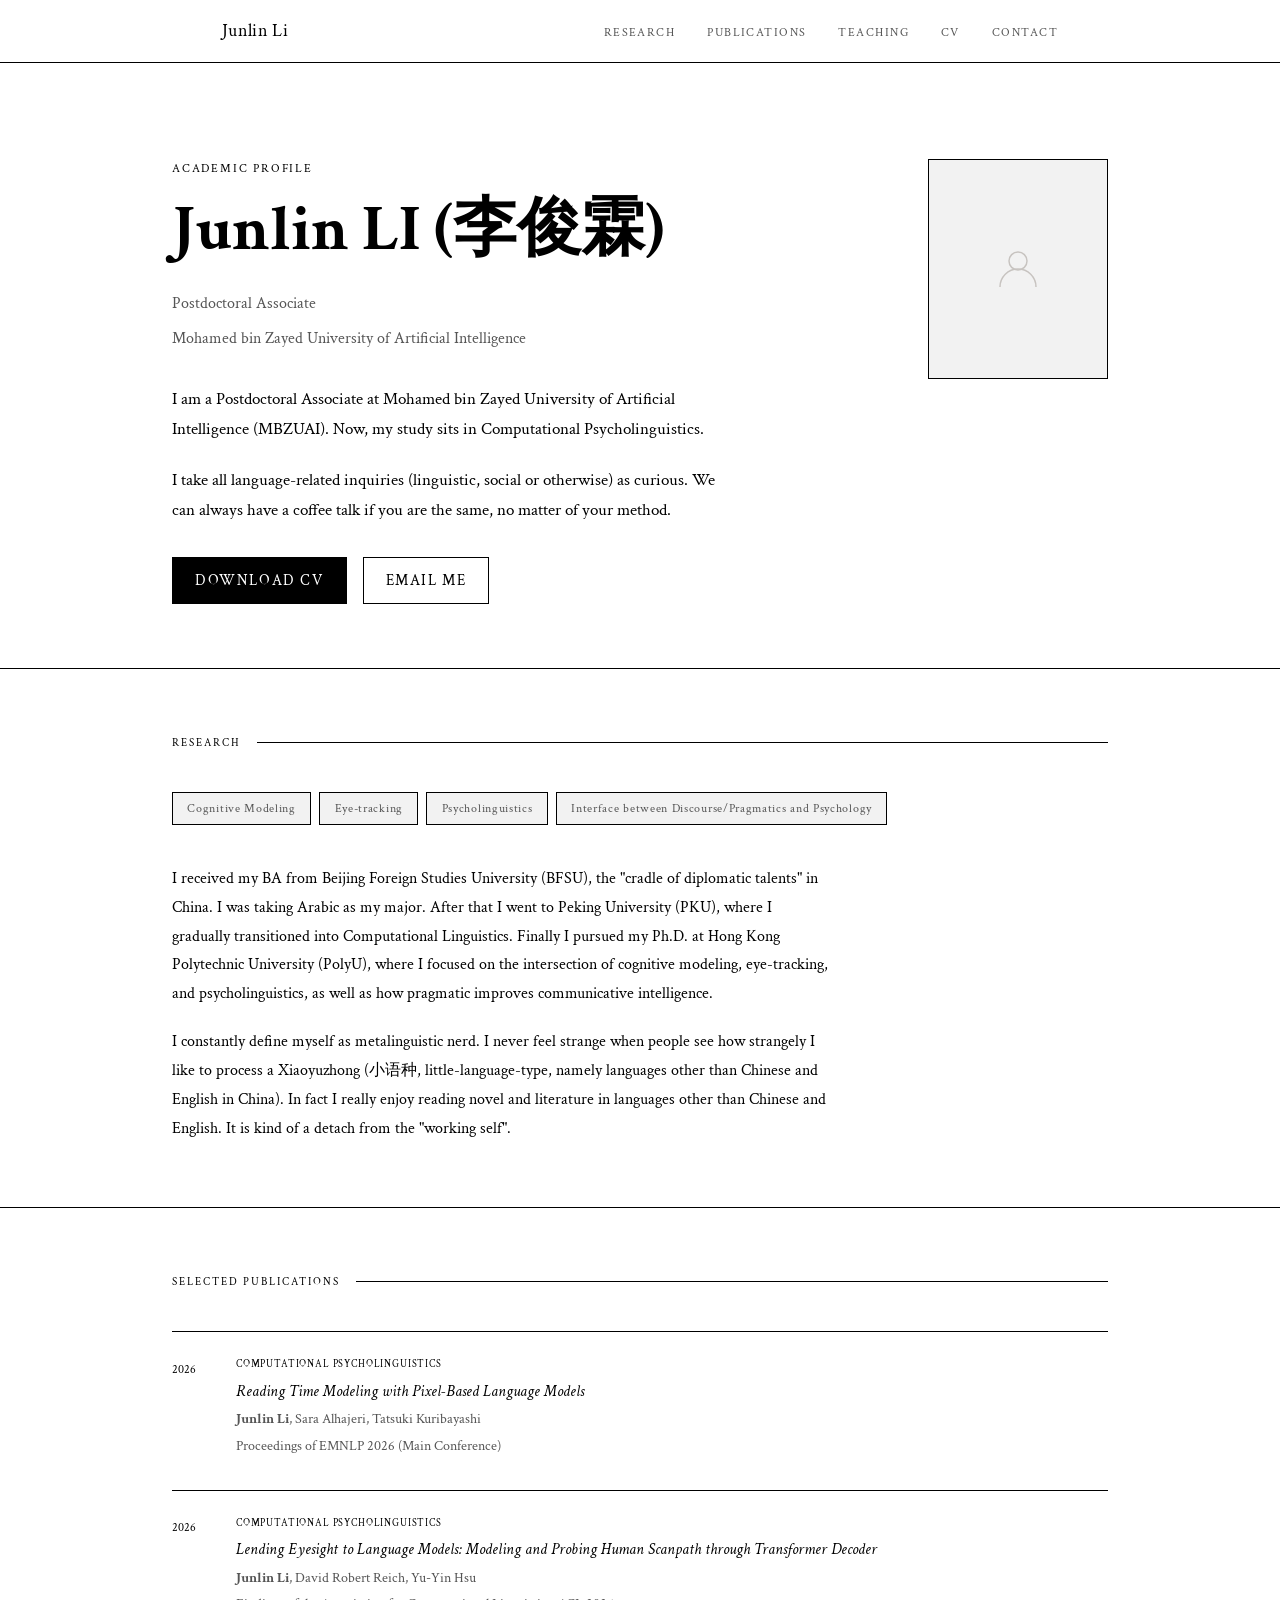
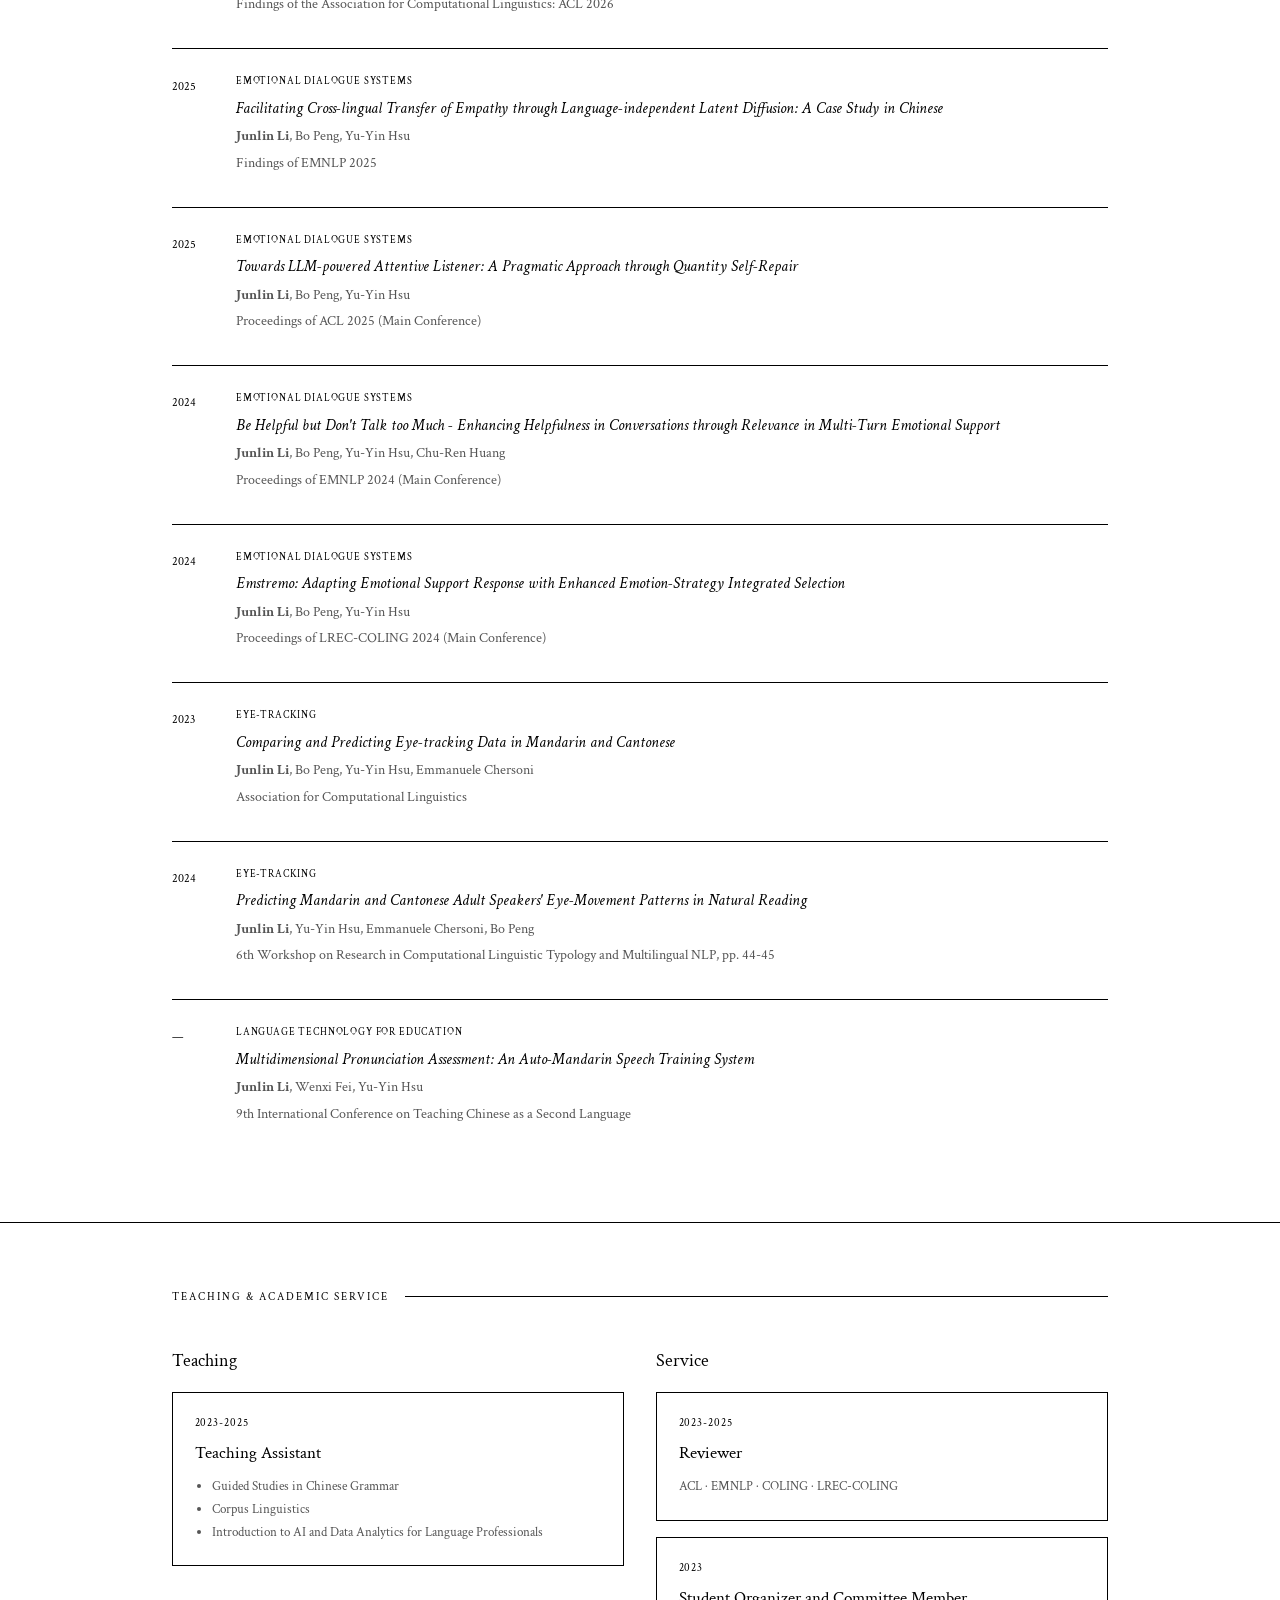
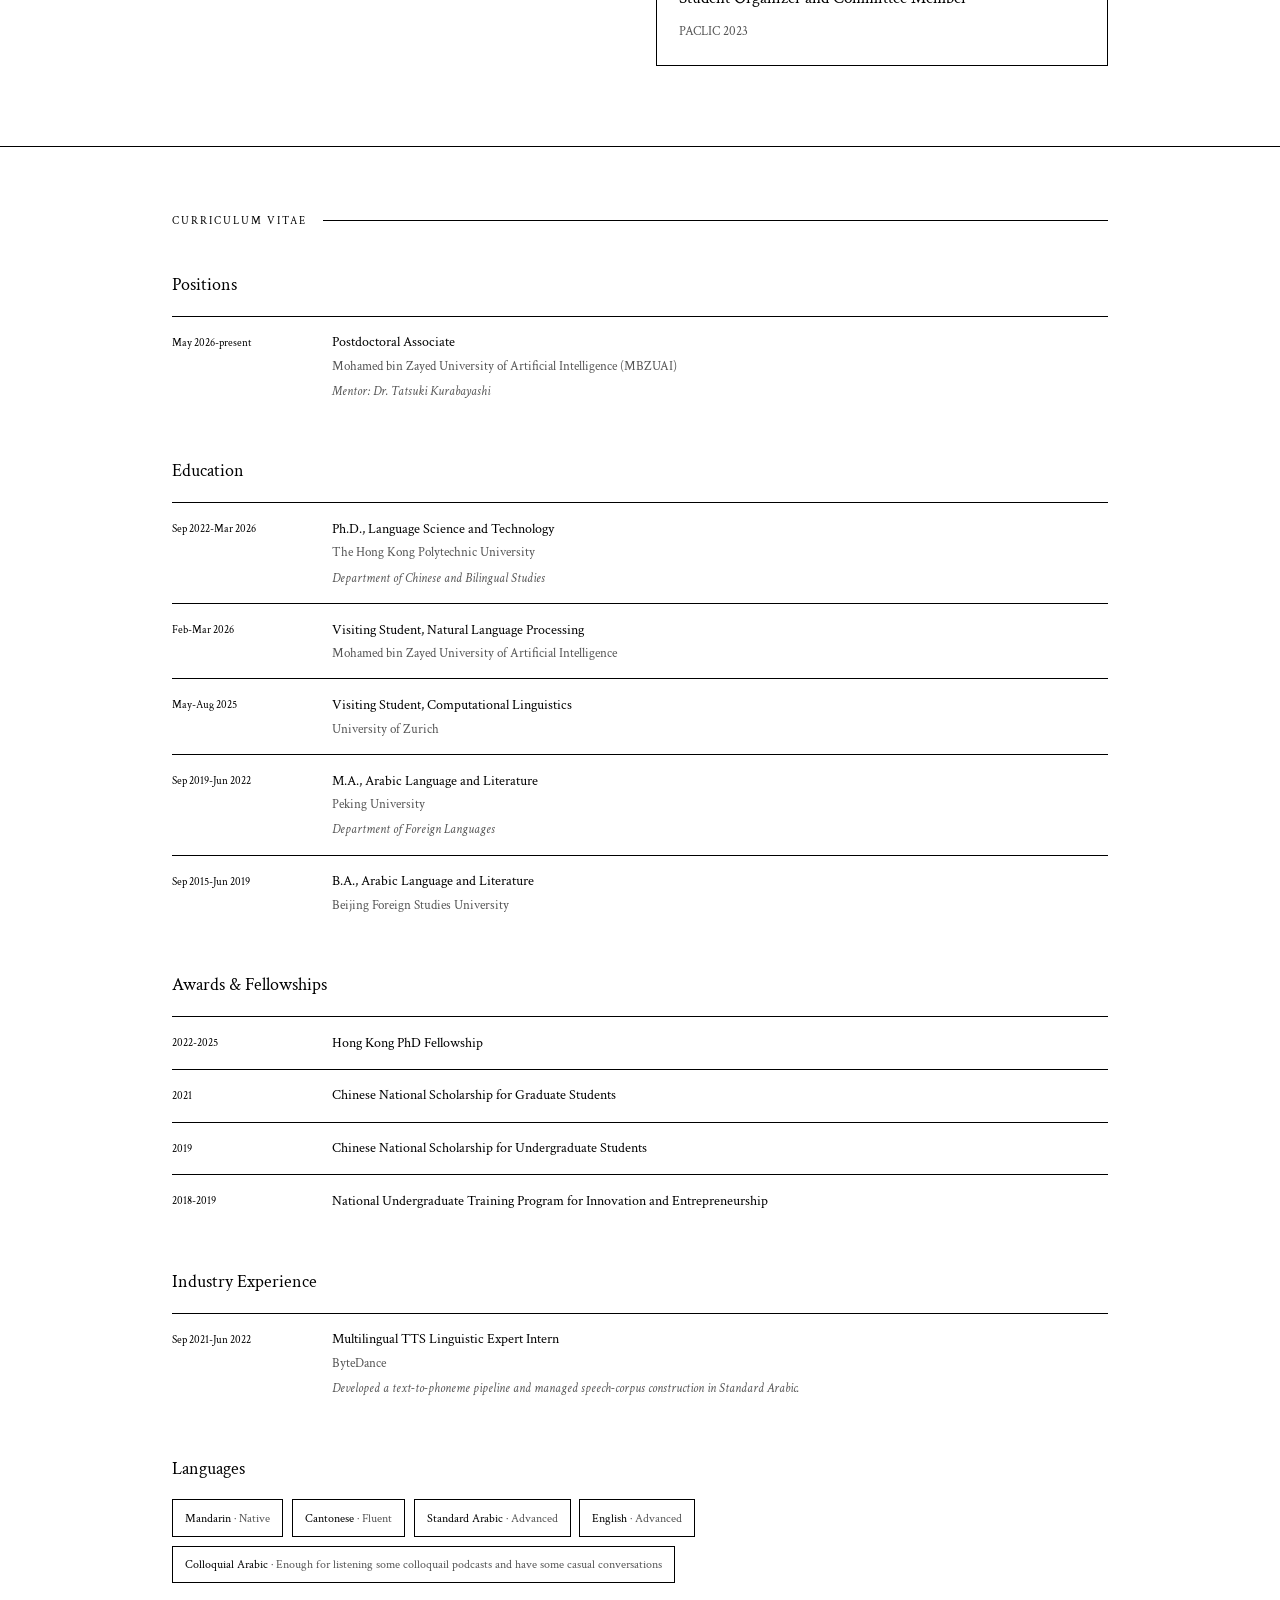
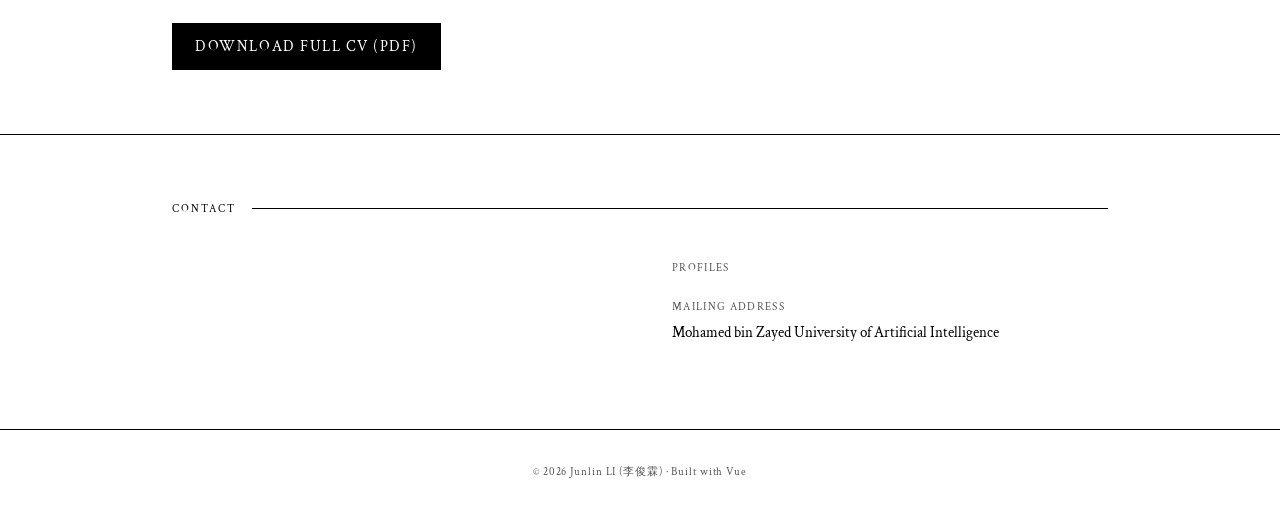
<file: index.html>
<!doctype html><html lang="en"><head><meta charset="utf-8"/><meta http-equiv="X-UA-Compatible" content="IE=edge"/><meta name="viewport" content="width=device-width,initial-scale=1"/><link rel="preconnect" href="https://fonts.googleapis.com"/><link href="https://fonts.googleapis.com/css2?family=Noto+Serif+JP:wght@300;400;700&family=Noto+Sans+JP:wght@300;400;500&family=DM+Mono:wght@300;400&display=swap" rel="stylesheet"/><meta name="description" content="Junlin Li — Postdoctoral Associate at Mohamed bin Zayed University of Artificial Intelligence."/><title>Junlin Li — Academic Profile</title><script defer="defer" src="js/chunk-vendors.f9f7fb63.js"></script><script defer="defer" src="js/app.dcdc681f.js"></script><link href="css/app.d665eb03.css" rel="stylesheet"></head><body><noscript><strong>Please enable JavaScript to view this site.</strong></noscript><div id="app"></div></body></html>
</file>
<file: css/app.d665eb03.css>
@import url(https://fonts.googleapis.com/css2?family=Crimson+Text:ital,wght@0,400;0,600;0,700;1,400&display=swap);nav[data-v-2a1890a2]{position:sticky;top:0;z-index:100;background:var(--bg);border-bottom:1px solid var(--rule);padding:1rem 0}.inner[data-v-2a1890a2]{max-width:900px;margin:0 auto;padding:0 2rem;display:flex;justify-content:space-between;align-items:center}.nav-name[data-v-2a1890a2]{font-family:"Noto Serif JP",serif;font-size:1.1rem;letter-spacing:.02em}.nav-links[data-v-2a1890a2]{display:flex;gap:2rem;list-style:none}.nav-links a[data-v-2a1890a2]{font-family:DM Mono,monospace;font-size:.75rem;text-transform:uppercase;letter-spacing:.12em;color:var(--muted);text-decoration:none;transition:color .2s}.nav-links a[data-v-2a1890a2]:hover{color:var(--accent)}#hero[data-v-c33f72d6]{padding:6rem 0 4rem;border-bottom:1px solid var(--rule)}.hero-grid[data-v-c33f72d6]{display:grid;grid-template-columns:1fr auto;gap:4rem;align-items:start}.hero-eyebrow[data-v-c33f72d6]{font-family:DM Mono,monospace;font-size:.75rem;letter-spacing:.15em;text-transform:uppercase;color:var(--accent2);margin-bottom:1rem;opacity:0;animation:fadeUp .6s ease .1s forwards}.hero-name[data-v-c33f72d6]{font-family:"Noto Serif JP",serif;font-size:clamp(2.5rem,5vw,4rem);font-weight:700;line-height:1.1;margin-bottom:1.5rem;opacity:0;animation:fadeUp .6s ease .2s forwards}.hero-affiliation[data-v-c33f72d6],.hero-title[data-v-c33f72d6]{font-size:1rem;color:var(--muted);margin-bottom:.5rem;opacity:0;animation:fadeUp .6s ease .3s forwards}.hero-affiliation[data-v-c33f72d6]{margin-bottom:2rem;animation-delay:.35s}.hero-bio[data-v-c33f72d6]{font-size:1.05rem;line-height:1.8;max-width:560px;opacity:0;animation:fadeUp .6s ease .4s forwards}.hero-bio p+p[data-v-c33f72d6]{margin-top:1.2em}.hero-bio[data-v-c33f72d6] strong{font-weight:600;color:var(--ink)}.hero-links[data-v-c33f72d6]{display:flex;gap:1rem;margin-top:2rem;flex-wrap:wrap;opacity:0;animation:fadeUp .6s ease .5s forwards}.avatar-wrap[data-v-c33f72d6]{opacity:0;animation:fadeUp .6s ease .2s forwards}.avatar[data-v-c33f72d6]{width:180px;height:220px;background:var(--highlight);border:1px solid var(--rule);display:flex;flex-direction:column;align-items:center;justify-content:center;gap:.5rem;color:var(--muted);font-family:DM Mono,monospace;font-size:.7rem;text-align:center;letter-spacing:.05em;overflow:hidden}.avatar svg[data-v-c33f72d6]{opacity:.35}.avatar img[data-v-c33f72d6]{width:100%;height:100%;-o-object-fit:cover;object-fit:cover}@media (max-width:640px){.hero-grid[data-v-c33f72d6]{grid-template-columns:1fr}.avatar-wrap[data-v-c33f72d6]{order:-1}.avatar[data-v-c33f72d6]{width:120px;height:150px}}.research-interests[data-v-d12d79ec]{display:flex;flex-wrap:wrap;gap:.5rem;margin-bottom:2.5rem}.tag[data-v-d12d79ec]{font-family:DM Mono,monospace;font-size:.72rem;letter-spacing:.06em;padding:.35rem .9rem;background:var(--highlight);border:1px solid var(--rule);color:var(--muted)}.research-desc[data-v-d12d79ec]{font-size:1rem;line-height:1.8;max-width:660px}.research-desc p+p[data-v-d12d79ec]{margin-top:1.2em}.research-desc[data-v-d12d79ec] .big{font-size:1.25em}.research-desc[data-v-d12d79ec] .small{font-size:.85em}.research-desc[data-v-d12d79ec] .mono{font-family:DM Mono,monospace}.research-desc[data-v-d12d79ec] .accent{color:var(--accent)}.pub-list[data-v-3b4d0d29]{display:flex;flex-direction:column}.pub-item[data-v-3b4d0d29]{padding:1.5rem 0;border-top:1px solid var(--rule);display:grid;grid-template-columns:3rem 1fr;gap:1rem;align-items:start}.pub-year[data-v-3b4d0d29]{font-family:DM Mono,monospace;font-size:.75rem;color:var(--cherry);padding-top:.2rem}.pub-title[data-v-3b4d0d29]{font-family:"Noto Serif JP",serif;font-size:1rem;font-weight:400;font-style:italic;line-height:1.5;margin-bottom:.3rem}.pub-category[data-v-3b4d0d29]{font-family:DM Mono,monospace;font-size:.65rem;color:var(--accent2);letter-spacing:.08em;text-transform:uppercase;margin-bottom:.35rem}.pub-authors[data-v-3b4d0d29]{font-size:.85rem;color:var(--muted);margin-bottom:.2rem}.pub-venue[data-v-3b4d0d29]{font-size:.85rem;color:var(--muted);font-weight:500;margin-bottom:.5rem}.pub-links[data-v-3b4d0d29]{display:flex;gap:.8rem}.pub-link[data-v-3b4d0d29]{font-family:DM Mono,monospace;font-size:.7rem;letter-spacing:.08em;text-transform:uppercase;color:var(--accent);text-decoration:none;border-bottom:1px solid transparent;transition:border-color .2s}.pub-link[data-v-3b4d0d29]:hover{border-bottom-color:var(--accent)}.experience-grid[data-v-d9f2d8f2]{display:grid;grid-template-columns:1fr 1fr;gap:2rem}h3[data-v-d9f2d8f2]{font-family:"Noto Serif JP",serif;font-size:1.1rem;font-weight:400;margin-bottom:1rem}.experience-card[data-v-d9f2d8f2]{background:var(--card);border:1px solid var(--rule);padding:1.35rem;margin-bottom:1rem}.period[data-v-d9f2d8f2]{font-family:DM Mono,monospace;font-size:.68rem;color:var(--accent2);letter-spacing:.08em;margin-bottom:.4rem}.role[data-v-d9f2d8f2]{font-weight:500;margin-bottom:.45rem}li[data-v-d9f2d8f2],p[data-v-d9f2d8f2]{color:var(--muted);font-size:.84rem}ul[data-v-d9f2d8f2]{padding-left:1.1rem}@media (max-width:680px){.experience-grid[data-v-d9f2d8f2]{grid-template-columns:1fr}}.cv-block[data-v-779f5f62]{margin-bottom:2.5rem}.cv-block h3[data-v-779f5f62]{font-family:"Noto Serif JP",serif;font-size:1.1rem;font-weight:400;margin-bottom:1rem}.cv-item[data-v-779f5f62]{display:grid;grid-template-columns:9rem 1fr;gap:1rem;padding:.85rem 0;border-top:1px solid var(--rule);font-size:.9rem}.cv-period[data-v-779f5f62]{font-family:DM Mono,monospace;font-size:.7rem;color:var(--accent);padding-top:.15rem}.cv-role[data-v-779f5f62]{font-weight:500}.cv-detail[data-v-779f5f62],.cv-place[data-v-779f5f62]{color:var(--muted);font-size:.84rem}.cv-detail[data-v-779f5f62]{margin-top:.15rem;font-style:italic}.language-list[data-v-779f5f62]{display:flex;flex-wrap:wrap;gap:.55rem}.language[data-v-779f5f62]{border:1px solid var(--rule);background:var(--card);padding:.45rem .75rem;font-size:.78rem;color:var(--muted)}.language strong[data-v-779f5f62]{color:var(--ink);font-weight:500}@media (max-width:640px){.cv-item[data-v-779f5f62]{grid-template-columns:1fr;gap:.2rem}}.contact-grid[data-v-425a991a]{display:grid;grid-template-columns:1fr 1fr;gap:4rem}.contact-item[data-v-425a991a]{margin-bottom:1.2rem}.contact-label[data-v-425a991a]{font-family:DM Mono,monospace;font-size:.7rem;text-transform:uppercase;letter-spacing:.12em;color:var(--muted);margin-bottom:.25rem}.contact-value[data-v-425a991a]{font-size:.95rem}.contact-value a[data-v-425a991a]{color:var(--ink);text-decoration:none;border-bottom:1px solid var(--rule);transition:border-color .2s,color .2s}.contact-value a[data-v-425a991a]:hover{border-color:var(--accent);color:var(--accent)}@media (max-width:640px){.contact-grid[data-v-425a991a]{grid-template-columns:1fr;gap:0}}footer[data-v-4d8bf1a7]{padding:2rem 0;border-top:1px solid var(--rule);text-align:center;font-family:DM Mono,monospace;font-size:.7rem;color:var(--muted);letter-spacing:.08em}:root{--bg:#fff;--ink:#000;--accent:#000;--accent2:#000;--muted:#555;--rule:#000;--card:#fff;--highlight:#f2f2f2;--cherry:#000;--font-minion:"Minion Pro","Minion","Crimson Text",Garamond,Georgia,serif}body,body *,html{font-family:var(--font-minion)!important}code,kbd,pre,samp{font-family:ui-monospace,SF Mono,Menlo,monospace!important}html body{background:var(--bg);font-weight:400;font-size:17px}a{text-decoration-thickness:1px;text-underline-offset:.15em}*,:after,:before{box-sizing:border-box;margin:0;padding:0}html{scroll-behavior:smooth}body{background:var(--bg);color:var(--ink);font-family:Noto Sans JP,sans-serif;font-weight:300;font-size:16px;line-height:1.7;overflow-x:hidden}.container{max-width:1000px;margin:0 auto;padding:0 2rem}.btn{font-family:DM Mono,monospace;font-size:.95rem;letter-spacing:.1em;text-transform:uppercase;padding:.6rem 1.4rem;border:1px solid var(--ink);text-decoration:none;color:var(--ink);background:transparent;cursor:pointer;transition:background .2s,color .2s;display:inline-block}.btn:hover{background:var(--ink);color:var(--bg)}.btn-accent{background:var(--accent);border-color:var(--accent);color:var(--bg)}.btn-accent:hover{filter:brightness(.85)}section{padding:4rem 0;border-bottom:1px solid var(--rule)}.section-label{font-family:DM Mono,monospace;font-size:.7rem;text-transform:uppercase;letter-spacing:.18em;color:var(--accent2);margin-bottom:2.5rem;display:flex;align-items:center;gap:1rem}.section-label:after{content:"";flex:1;height:1px;background:var(--rule)}.reveal{opacity:0;transform:translateY(20px);transition:opacity .55s ease,transform .55s ease}.reveal.visible{opacity:1;transform:translateY(0)}@keyframes fadeUp{0%{opacity:0;transform:translateY(18px)}to{opacity:1;transform:translateY(0)}}
</file>
